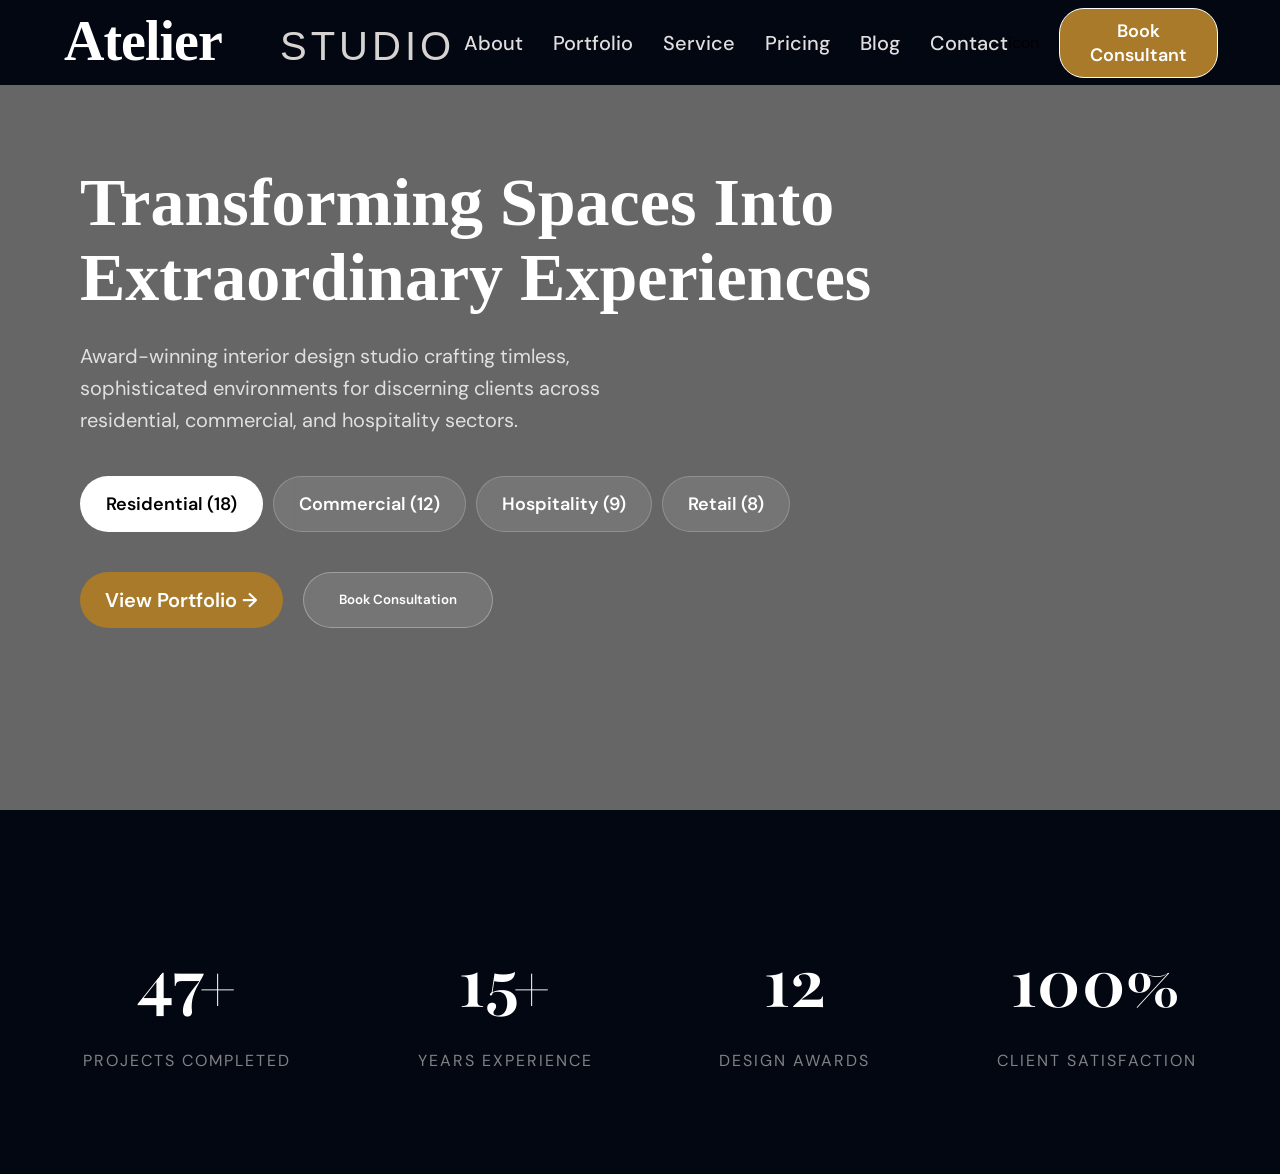
<file: html/index.html>
<!DOCTYPE html>
<html lang="en">
<head>
    <meta charset="UTF-8">
    <meta name="viewport" content="width=device-width, initial-scale=1.0">
    <title>Atelier</title>
    <link rel="stylesheet" href="./css/index.css" />
</head>
<body>

    <!--NAVIGATION-->
    <header class="hero">
        <nav>
            <div class="navigation">
                    <div class="logo" >
                        <img src=".\resource\logo-light (2).svg" alt="logo" />
                    </div>
                <div class="nav_items">
                     <a href="./html/About.html">About</a>
                     <a href="./html/portfolio.html">portfolio</a>
                     <a href="./html/service.html">service</a>
                     <a href="./html/pricing.html">pricing</a>
                     <a href="./html/blog.html">blog</a>
                     <a href="./html/contact.html">contact</a>
                </div>
                <div class="consultant_button">
                   <div>icon</div>
                   <button>Book Consultant</button>
                </div>
            </div>
        </nav>
        
        <div class="hero_content">
            <h1>Transforming Spaces Into <br> Extraordinary Experiences</h1>
            <p>Award-winning interior design studio crafting timless, sophisticated 
               environments for discerning clients across residential, commercial, 
               and hospitality sectors.</p>
        </div>

        <div class="category_tags">
            <button class="tag active">Residential (18)</button>
            <button class="tag">Commercial (12)</button>
            <button class="tag">Hospitality (9)</button>
            <button class="tag">Retail (8)</button>
        </div>

        <div class="cta_buttons">
            <button class="btn_portfolio">View Portfolio &rarr;</button>
            <button class="btn_glass">Book Consultation</button>
        </div>
    </header>

    <section class="stats-container">
        <div class="stat-item">
             <h2>47+</h2>
             <p>PROJECTS COMPLETED</p>
        </div>
        <div class="stat-item">
             <h2>15+</h2>
             <p>YEARS EXPERIENCE</p>
        </div>
        <div class="stat-item">
             <h2>12</h2>
             <p>DESIGN AWARDS</p>
        </div>
        <div class="stat-item">
             <h2>100%</h2>
             <p>CLIENT SATISFACTION</p>
        </div>
    </section>
</body>
</html>
</file>
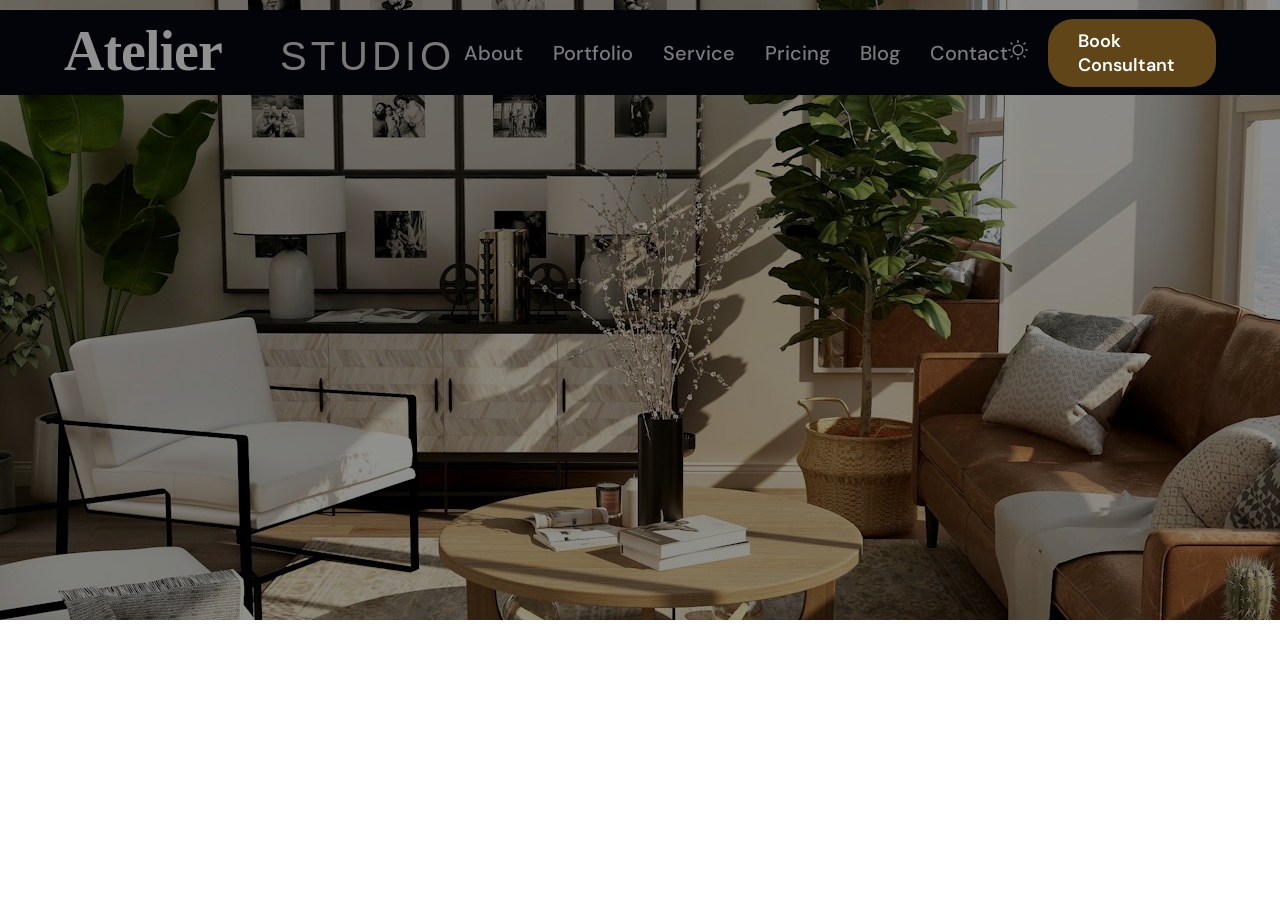
<file: html/About.html>
<!DOCTYPE html>
<html lang="en">
<head>
    <meta charset="UTF-8">
    <meta name="viewport" content="width=device-width, initial-scale=1.0">
    <title>Atelier</title>
    <link rel="stylesheet" href="../css/index.css" />
</head>
<body>

    <!--NAVIGATION-->
    <header class="hero">
        <nav>
            <div class="navigation">
                
                    <div class="logo" >
                        <img src="..\resource\logo-light (2).svg" alt="logo" />
                    </div>
                 <div class="nav_items">
          <a href="./About.html">About</a>
          <a href="./portfolio.html">Portfolio</a>
          <a href="./service.html">Service</a>
          <a href="./pricing.html">Pricing</a>
          <a href="./blog.html">Blog</a>
          <a href="./contact.html">Contact</a>
        </div>
        <div class="consultant_button">
                    
                   <div><svg xmlns="http://www.w3.org/2000/svg" width="20" height="20" viewBox="0 0 20 20"><path fill="currentColor" d="M19 9.199h-.98c-.553 0-1 .359-1 .801c0 .441.447.799 1 .799H19c.552 0 1-.357 1-.799c0-.441-.449-.801-1-.801M10 4.5A5.483 5.483 0 0 0 4.5 10c0 3.051 2.449 5.5 5.5 5.5c3.05 0 5.5-2.449 5.5-5.5S13.049 4.5 10 4.5m0 9.5c-2.211 0-4-1.791-4-4c0-2.211 1.789-4 4-4a4 4 0 0 1 0 8m-7-4c0-.441-.449-.801-1-.801H1c-.553 0-1 .359-1 .801c0 .441.447.799 1 .799h1c.551 0 1-.358 1-.799m7-7c.441 0 .799-.447.799-1V1c0-.553-.358-1-.799-1s-.801.447-.801 1v1c0 .553.359 1 .801 1m0 14c-.442 0-.801.447-.801 1v1c0 .553.359 1 .801 1c.441 0 .799-.447.799-1v-1c0-.553-.358-1-.799-1m7.365-13.234c.391-.391.454-.961.142-1.273s-.883-.248-1.272.143l-.7.699c-.391.391-.454.961-.142 1.273s.883.248 1.273-.143zM3.334 15.533l-.7.701c-.391.391-.454.959-.142 1.271s.883.25 1.272-.141l.7-.699c.391-.391.454-.961.142-1.274s-.883-.247-1.272.142m.431-12.898c-.39-.391-.961-.455-1.273-.143s-.248.883.141 1.274l.7.699c.391.391.96.455 1.272.143s.249-.883-.141-1.273zm11.769 14.031l.7.699c.391.391.96.453 1.272.143c.312-.312.249-.883-.142-1.273l-.699-.699c-.391-.391-.961-.455-1.274-.143s-.248.882.143 1.273"/></svg></div>
                  <div class="button">
                    <div class="button_text">Book Consultant</div>
                    <div class="hov_button"></div>

                  
                </div>
                <div class ="menu">
                   <svg xmlns="http://www.w3.org/2000/svg" width="24" height="24" viewBox="0 0 24 24"><g fill="none" stroke="currentColor" stroke-dasharray="16" stroke-linecap="round" stroke-linejoin="round" stroke-width="2"><path d="M5 5h14"><animate fill="freeze" attributeName="stroke-dashoffset" dur="0.3s" values="16;0"/></path><path stroke-dashoffset="16" d="M5 12h14"><animate fill="freeze" attributeName="stroke-dashoffset" begin="0.3s" dur="0.3s" to="0"/></path><path stroke-dashoffset="16" d="M5 19h14"><animate fill="freeze" attributeName="stroke-dashoffset" begin="0.6s" dur="0.3s" to="0"/></path></g></svg>

                </div>

            </div>
        </nav>
    </body>
</html>
</file>
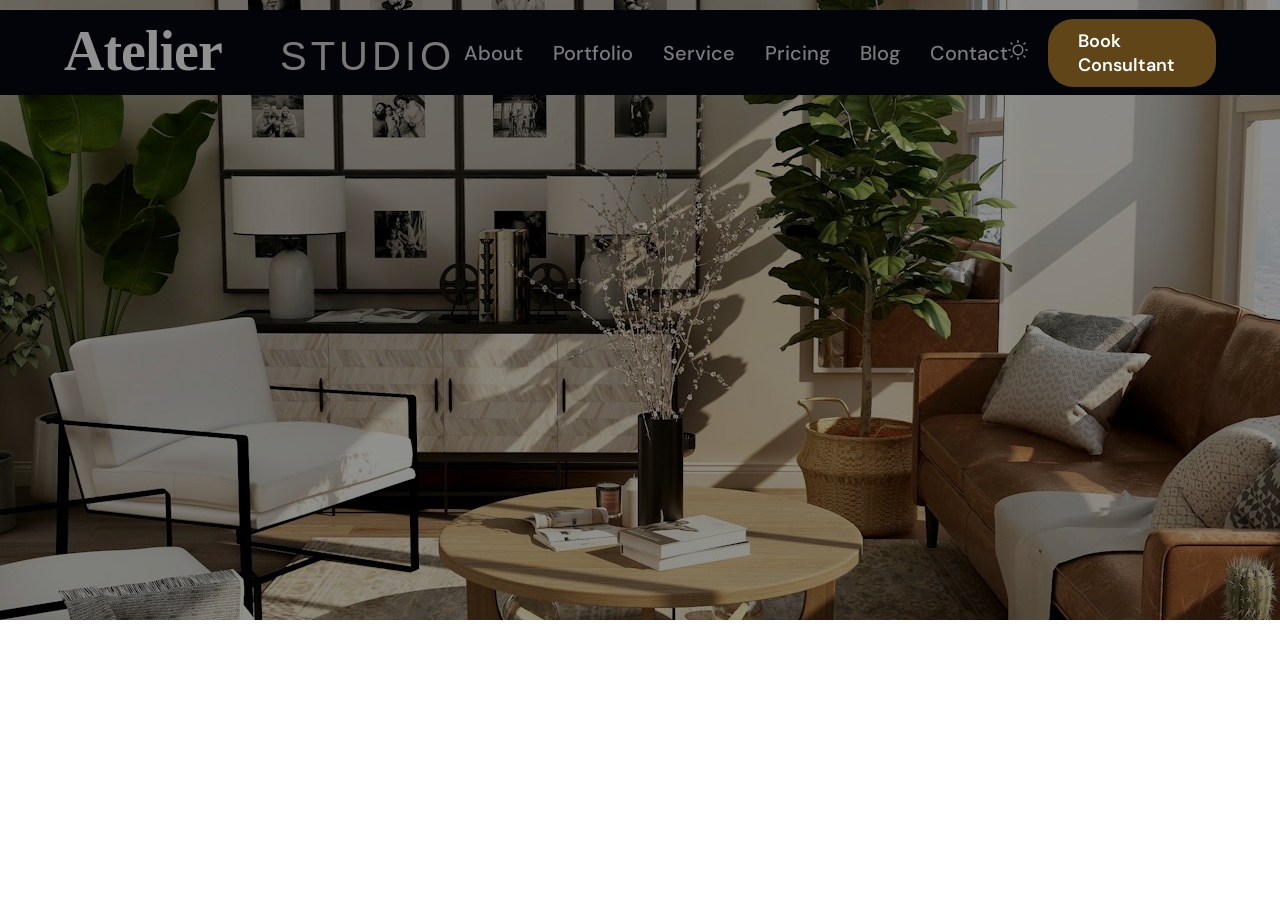
<file: html/blog.html>
<!DOCTYPE html>
<html lang="en">
<head>
    <meta charset="UTF-8">
    <meta name="viewport" content="width=device-width, initial-scale=1.0">
    <title>Atelier</title>
    <link rel="stylesheet" href="../css/index.css" />
</head>
<body>

    <!--NAVIGATION-->
    <header class="hero">
        <nav>
            <div class="navigation">
                
                    <div class="logo" >
                        <img src="..\resource\logo-light (2).svg" alt="logo" />
                    </div>
                 <div class="nav_items">
          <a href="./About.html">About</a>
          <a href="./portfolio.html">Portfolio</a>
          <a href="./service.html">Service</a>
          <a href="./pricing.html">Pricing</a>
          <a href="./blog.html">Blog</a>
          <a href="./contact.html">Contact</a>
        </div>
        <div class="consultant_button">
                    
                   <div><svg xmlns="http://www.w3.org/2000/svg" width="20" height="20" viewBox="0 0 20 20"><path fill="currentColor" d="M19 9.199h-.98c-.553 0-1 .359-1 .801c0 .441.447.799 1 .799H19c.552 0 1-.357 1-.799c0-.441-.449-.801-1-.801M10 4.5A5.483 5.483 0 0 0 4.5 10c0 3.051 2.449 5.5 5.5 5.5c3.05 0 5.5-2.449 5.5-5.5S13.049 4.5 10 4.5m0 9.5c-2.211 0-4-1.791-4-4c0-2.211 1.789-4 4-4a4 4 0 0 1 0 8m-7-4c0-.441-.449-.801-1-.801H1c-.553 0-1 .359-1 .801c0 .441.447.799 1 .799h1c.551 0 1-.358 1-.799m7-7c.441 0 .799-.447.799-1V1c0-.553-.358-1-.799-1s-.801.447-.801 1v1c0 .553.359 1 .801 1m0 14c-.442 0-.801.447-.801 1v1c0 .553.359 1 .801 1c.441 0 .799-.447.799-1v-1c0-.553-.358-1-.799-1m7.365-13.234c.391-.391.454-.961.142-1.273s-.883-.248-1.272.143l-.7.699c-.391.391-.454.961-.142 1.273s.883.248 1.273-.143zM3.334 15.533l-.7.701c-.391.391-.454.959-.142 1.271s.883.25 1.272-.141l.7-.699c.391-.391.454-.961.142-1.274s-.883-.247-1.272.142m.431-12.898c-.39-.391-.961-.455-1.273-.143s-.248.883.141 1.274l.7.699c.391.391.96.455 1.272.143s.249-.883-.141-1.273zm11.769 14.031l.7.699c.391.391.96.453 1.272.143c.312-.312.249-.883-.142-1.273l-.699-.699c-.391-.391-.961-.455-1.274-.143s-.248.882.143 1.273"/></svg></div>
                  <div class="button">
                    <div class="button_text">Book Consultant</div>
                    <div class="hov_button"></div>

                  
                </div>
                <div class ="menu">
                   <svg xmlns="http://www.w3.org/2000/svg" width="24" height="24" viewBox="0 0 24 24"><g fill="none" stroke="currentColor" stroke-dasharray="16" stroke-linecap="round" stroke-linejoin="round" stroke-width="2"><path d="M5 5h14"><animate fill="freeze" attributeName="stroke-dashoffset" dur="0.3s" values="16;0"/></path><path stroke-dashoffset="16" d="M5 12h14"><animate fill="freeze" attributeName="stroke-dashoffset" begin="0.3s" dur="0.3s" to="0"/></path><path stroke-dashoffset="16" d="M5 19h14"><animate fill="freeze" attributeName="stroke-dashoffset" begin="0.6s" dur="0.3s" to="0"/></path></g></svg>

                </div>

            </div>
        </nav>
    </body>
</html>
</file>
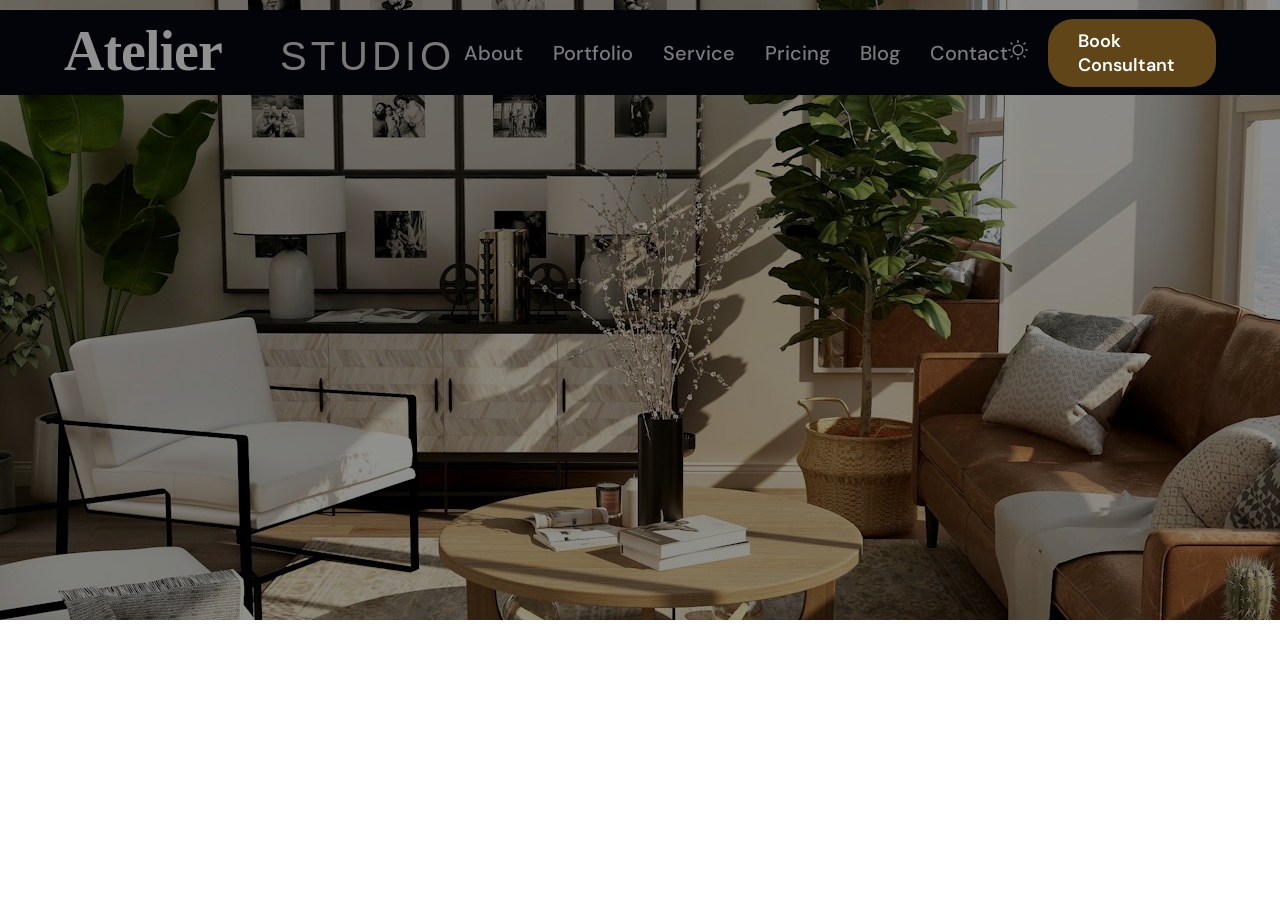
<file: html/consultantion.html>
<!DOCTYPE html>
<html lang="en">
<head>
    <meta charset="UTF-8">
    <meta name="viewport" content="width=device-width, initial-scale=1.0">
    <title>Atelier</title>
    <link rel="stylesheet" href="../css/index.css" />
</head>
<body>

    <!--NAVIGATION-->
    <header class="hero">
        <nav>
            <div class="navigation">
                
                    <div class="logo" >
                        <img src="..\resource\logo-light (2).svg" alt="logo" />
                    </div>
                 <div class="nav_items">
          <a href="./About.html">About</a>
          <a href="./portfolio.html">Portfolio</a>
          <a href="./service.html">Service</a>
          <a href="./pricing.html">Pricing</a>
          <a href="./blog.html">Blog</a>
          <a href="./contact.html">Contact</a>
        </div>
           <div class="consultant_button">
                    
                   <div><svg xmlns="http://www.w3.org/2000/svg" width="20" height="20" viewBox="0 0 20 20"><path fill="currentColor" d="M19 9.199h-.98c-.553 0-1 .359-1 .801c0 .441.447.799 1 .799H19c.552 0 1-.357 1-.799c0-.441-.449-.801-1-.801M10 4.5A5.483 5.483 0 0 0 4.5 10c0 3.051 2.449 5.5 5.5 5.5c3.05 0 5.5-2.449 5.5-5.5S13.049 4.5 10 4.5m0 9.5c-2.211 0-4-1.791-4-4c0-2.211 1.789-4 4-4a4 4 0 0 1 0 8m-7-4c0-.441-.449-.801-1-.801H1c-.553 0-1 .359-1 .801c0 .441.447.799 1 .799h1c.551 0 1-.358 1-.799m7-7c.441 0 .799-.447.799-1V1c0-.553-.358-1-.799-1s-.801.447-.801 1v1c0 .553.359 1 .801 1m0 14c-.442 0-.801.447-.801 1v1c0 .553.359 1 .801 1c.441 0 .799-.447.799-1v-1c0-.553-.358-1-.799-1m7.365-13.234c.391-.391.454-.961.142-1.273s-.883-.248-1.272.143l-.7.699c-.391.391-.454.961-.142 1.273s.883.248 1.273-.143zM3.334 15.533l-.7.701c-.391.391-.454.959-.142 1.271s.883.25 1.272-.141l.7-.699c.391-.391.454-.961.142-1.274s-.883-.247-1.272.142m.431-12.898c-.39-.391-.961-.455-1.273-.143s-.248.883.141 1.274l.7.699c.391.391.96.455 1.272.143s.249-.883-.141-1.273zm11.769 14.031l.7.699c.391.391.96.453 1.272.143c.312-.312.249-.883-.142-1.273l-.699-.699c-.391-.391-.961-.455-1.274-.143s-.248.882.143 1.273"/></svg></div>
                  <div class="button">
                    <div class="button_text">Book Consultant</div>
                    <div class="hov_button"></div>

                  
                </div>
                <div class ="menu">
                   <svg xmlns="http://www.w3.org/2000/svg" width="24" height="24" viewBox="0 0 24 24"><g fill="none" stroke="currentColor" stroke-dasharray="16" stroke-linecap="round" stroke-linejoin="round" stroke-width="2"><path d="M5 5h14"><animate fill="freeze" attributeName="stroke-dashoffset" dur="0.3s" values="16;0"/></path><path stroke-dashoffset="16" d="M5 12h14"><animate fill="freeze" attributeName="stroke-dashoffset" begin="0.3s" dur="0.3s" to="0"/></path><path stroke-dashoffset="16" d="M5 19h14"><animate fill="freeze" attributeName="stroke-dashoffset" begin="0.6s" dur="0.3s" to="0"/></path></g></svg>

                </div>
            </div>
        </nav>
    </body>
</html>
</file>
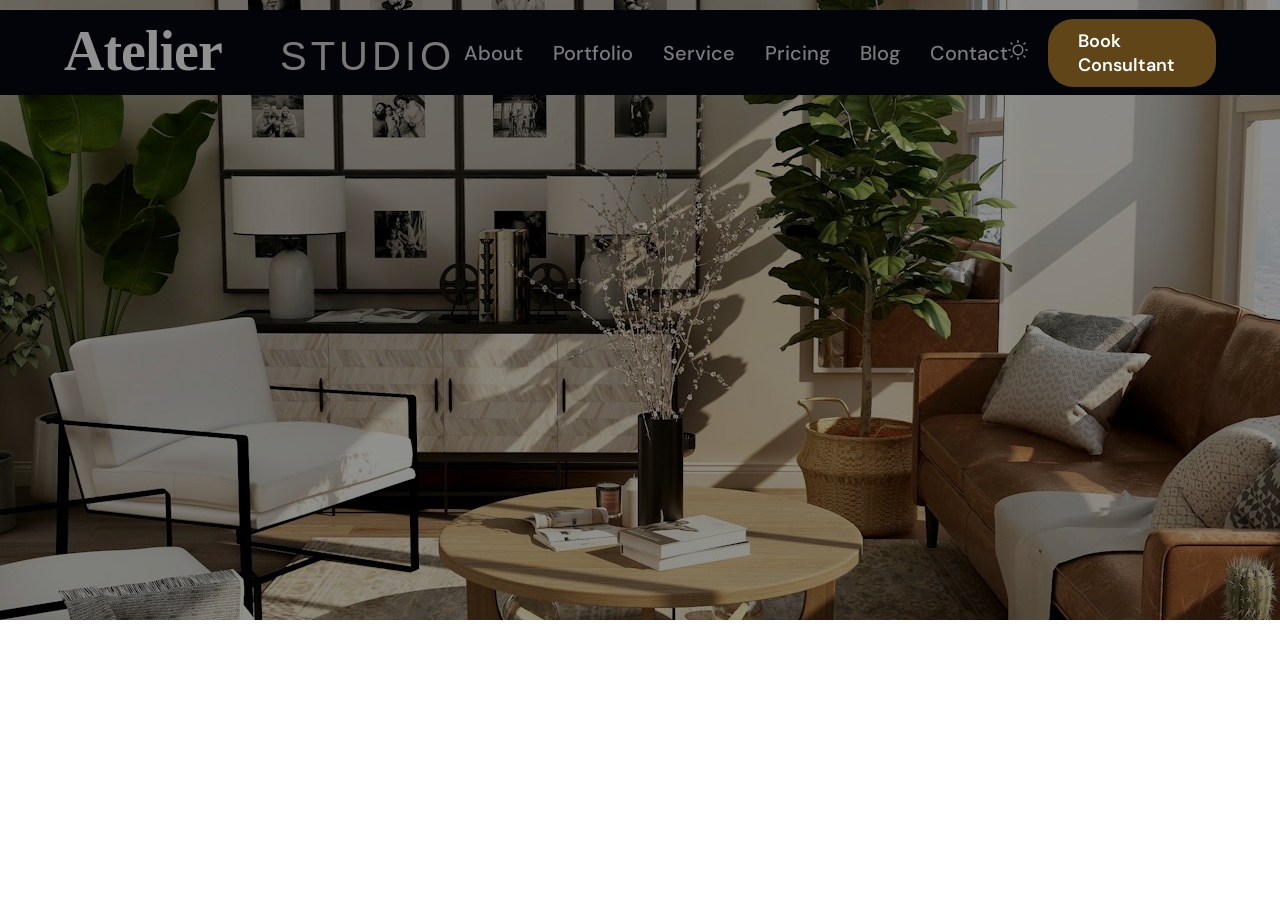
<file: html/contact.html>
<!DOCTYPE html>
<html lang="en">
<head>
    <meta charset="UTF-8">
    <meta name="viewport" content="width=device-width, initial-scale=1.0">
    <title>Atelier</title>
    <link rel="stylesheet" href="../css/index.css" />
</head>
<body>

    <!--NAVIGATION-->
    <header class="hero">
        <nav>
            <div class="navigation">
                
                    <div class="logo" >
                        <img src="..\resource\logo-light (2).svg" alt="logo" />
                    </div>
                 <div class="nav_items">
          <a href="./About.html">About</a>
          <a href="./portfolio.html">Portfolio</a>
          <a href="./service.html">Service</a>
          <a href="./pricing.html">Pricing</a>
          <a href="./blog.html">Blog</a>
          <a href="./contact.html">Contact</a>
        </div>
<div class="consultant_button">
                    
                   <div><svg xmlns="http://www.w3.org/2000/svg" width="20" height="20" viewBox="0 0 20 20"><path fill="currentColor" d="M19 9.199h-.98c-.553 0-1 .359-1 .801c0 .441.447.799 1 .799H19c.552 0 1-.357 1-.799c0-.441-.449-.801-1-.801M10 4.5A5.483 5.483 0 0 0 4.5 10c0 3.051 2.449 5.5 5.5 5.5c3.05 0 5.5-2.449 5.5-5.5S13.049 4.5 10 4.5m0 9.5c-2.211 0-4-1.791-4-4c0-2.211 1.789-4 4-4a4 4 0 0 1 0 8m-7-4c0-.441-.449-.801-1-.801H1c-.553 0-1 .359-1 .801c0 .441.447.799 1 .799h1c.551 0 1-.358 1-.799m7-7c.441 0 .799-.447.799-1V1c0-.553-.358-1-.799-1s-.801.447-.801 1v1c0 .553.359 1 .801 1m0 14c-.442 0-.801.447-.801 1v1c0 .553.359 1 .801 1c.441 0 .799-.447.799-1v-1c0-.553-.358-1-.799-1m7.365-13.234c.391-.391.454-.961.142-1.273s-.883-.248-1.272.143l-.7.699c-.391.391-.454.961-.142 1.273s.883.248 1.273-.143zM3.334 15.533l-.7.701c-.391.391-.454.959-.142 1.271s.883.25 1.272-.141l.7-.699c.391-.391.454-.961.142-1.274s-.883-.247-1.272.142m.431-12.898c-.39-.391-.961-.455-1.273-.143s-.248.883.141 1.274l.7.699c.391.391.96.455 1.272.143s.249-.883-.141-1.273zm11.769 14.031l.7.699c.391.391.96.453 1.272.143c.312-.312.249-.883-.142-1.273l-.699-.699c-.391-.391-.961-.455-1.274-.143s-.248.882.143 1.273"/></svg></div>
                  <div class="button">
                    <div class="button_text">Book Consultant</div>
                    <div class="hov_button"></div>

                  
                </div>
                <div class ="menu">
                   <svg xmlns="http://www.w3.org/2000/svg" width="24" height="24" viewBox="0 0 24 24"><g fill="none" stroke="currentColor" stroke-dasharray="16" stroke-linecap="round" stroke-linejoin="round" stroke-width="2"><path d="M5 5h14"><animate fill="freeze" attributeName="stroke-dashoffset" dur="0.3s" values="16;0"/></path><path stroke-dashoffset="16" d="M5 12h14"><animate fill="freeze" attributeName="stroke-dashoffset" begin="0.3s" dur="0.3s" to="0"/></path><path stroke-dashoffset="16" d="M5 19h14"><animate fill="freeze" attributeName="stroke-dashoffset" begin="0.6s" dur="0.3s" to="0"/></path></g></svg>

                </div>
            </div>
        </nav>
    </body>
</html>
</file>
<file: html/css/index.css>
@import url('https://fonts.googleapis.com/css2?family=DM+Sans:ital,opsz,wght@0,9..40,100..1000;1,9..40,100..1000&display=swap');
@import url('https://fonts.googleapis.com/css2?family=Playfair:ital,opsz,wght@0,5..1200,300..900;1,5..1200,300..900&display=swap');

*{
    font-family: "DM Sans", sans-serif;
}
body{
    margin: 0px;
    padding: 0px;
}
nav{
    background-color:#030712;
}

.navigation{
    width: 90%;
    margin: 0px auto;
    display: flex;
    justify-content: space-between;
}
.logo img{
    height: 80px;
    width: fit-content;
    /* aspect-ratio: square; */
}

.nav_items{
    display: flex;
    align-items: center;
    gap: 30px;
}
.nav_items a{
    color:rgb(224, 222, 222);
    text-decoration: none;
    text-transform: capitalize;
    font-size: 20px;
    font-weight: 500;
}

.consultant_button{
    display: flex;
    gap:20px;
    align-items: center;
}
.consultant_button button{
    border: none;
    padding: 10px 30px;
    border-radius: 25px;
    font-size: 18px;
    font-weight: 600;
    background-color: #A87A2A;
    border: 1px solid;
    color: white;
}

/* THE BACKGROUND IMAGE SECTION */
.hero{
    height:90vh;
    width:100%;
    background: linear-gradient(rgba(0, 0, 0, 0.6), rgba(0, 0, 0, 0.6)),
                url("https://images.unsplash.com/photo-1600210492486-724fe5c67fb0?w=1920&h=1080&fit=crop&q=80");
    background-size: cover;
    background-position: center;
    flex-direction: column;
}

/* HERO CONTENT */
.hero_content {
    margin-top: 80px;
    padding-left: 80px;
    max-width: 900px;
}
h1 {
    font-family: 'Playfair Display', serif;
    font-size: 68px;
    line-height: 1.1;
    margin-bottom: 25px;
    color: white;
}
p {
    font-size: 20px;
    line-height: 1.6;
    opacity: 0.8;
    max-width: 600px;
    margin-bottom: 40px;
    color:white;
}

/* CATEGORY TAGS (Glass Effect) */
.category_tags {
    display: flex;
    gap: 10px;
    margin-bottom: 40px;
    padding-left: 80px;
}

.tag {
    background: rgba(255, 255, 255, 0.1);
    backdrop-filter: blur(10px);
    border: 1px solid rgba(255, 255, 255, 0.2);
    color: white;
    padding: 15px 25px;
    border-radius: 30px;
    cursor: pointer;
    font-size:18px;
    font-weight: 600;
}

.tag.active {
    background: white;
    color: black;
}

/* BOTTOM BUTTONS */
.cta_buttons {
    display: flex;
    gap: 20px;
    padding-left: 80px;
}

.btn_portfolio {
    background: #A87A2A;
    border: none;
    padding: 15px 25px;
    border-radius: 30px;
    color: white;
    font-weight: 600;
    cursor: pointer;
    font-size: 20px;
}

.btn_glass {
    background: rgba(255, 255, 255, 0.1);
    backdrop-filter: blur(10px);
    border: 1px solid rgba(255, 255, 255, 0.3);
    padding: 18px 35px;
    border-radius: 30px;
    color: white;
    font-weight: 600;
    cursor: pointer;
}

.stats-container {
    background-color: #030712; 
    color: white;
    padding: 60px 20px;
    display: flex;
    justify-content: space-around; /* Distributes items evenly */
    align-items: center;
    text-align: center;
}

.stat-item h2 {
    font-size: 5rem;
    margin-bottom: 10px;
    font-weight: bold;
    font-family: "Playfair", serif; 
}

.stat-item p {
    font-size: 1rem;
    letter-spacing: 2px; /* Gives it that clean, modern look */
    color: #a0a0a0; /* Slightly faded text for the sub-label */
    text-transform: uppercase;
}

/* Mobile Responsive: */
@media (max-width: 768px) {
    .stats-container {
        flex-direction: column;
        gap: 40px;
    }
}
.page_header{
    background-color: #1b1715;
    color: white;
    text-align: center;
    padding: 120px 20px;
}

.page_header h1{
    font-family: Georgia, serif;
    font-size: 55px;
    margin-bottom: 20px;
}

.page_header p{
    max-width: 700px;
    margin: 0 auto 30px;
    font-size: 20px;
    line-height: 1.5;
}

.page_header div{
    font-size: 16px;
}

.badge{
    display: inline-block;
    background-color: #4b4b4b;
    color: white;
    padding: 8px 18px;
    border-radius: 20px;
    margin-bottom: 25px;
}
</file>
<file: css/index.css>
@import url('https://fonts.googleapis.com/css2?family=DM+Sans:ital,opsz,wght@0,9..40,100..1000;1,9..40,100..1000&display=swap');
@import url('https://fonts.googleapis.com/css2?family=Playfair:ital,opsz,wght@0,5..1200,300..900;1,5..1200,300..900&display=swap');
:root{
    --primary-color:#030712;
    --color-white: rgb(219, 217, 217);
    --secondary-color:#A87A2A;
}
*{
    font-family: "DM Sans", sans-serif;
}
body{
    margin: 0px;
    padding: 0px;
}
nav{
    background-color:#030712;
}

.navigation{
    width: 90%;
    margin: 0px auto;
    display: flex;
    justify-content: space-between;
}
.logo img{
    height: 80px;
    width: fit-content;
    /* aspect-ratio: square; */
}

.nav_items{
    display: flex;
    align-items: center;
    gap: 30px;
}
.nav_items a{
    color:rgb(219, 217, 217);
    text-decoration: none;
    text-transform: capitalize;
    font-size: 20px;
    font-weight: 500;
}
.consultant_button div svg{
    color: rgb(219, 217, 217) !important;
}

.consultant_button{
    display: flex;
    gap:20px;
    align-items: center;
}
.consultant_button .button{
    border: none;
    padding: 10px 30px;
    border-radius: 25px;
    font-size: 18px;
    font-weight: 600;
    background-color: #A87A2A;
    color: white;
    position:relative;
    overflow:clip;
    transition: all .3s ease-in-out;
}
.consultant_button .button .button_text {
   position: relative;
   top: 0px;
   left: 0px;
   z-index: 1;
}
.consultant_button .button .hov_button{
    background-color: red;
    height:100%;
    width:0%;
    position: absolute;
    top: 0px;
    left: 0px;
    content:"";
    contain:"";
    transition: all .3s ease-in-out;
}
.consultant_button .button:hover{
    color: #A87A2A;
}
.consultant_button .button:hover .hov_button{
    width:100%;
}
.menu{
    display:none;
}


/* HERO SECTION */
.hero{
    width:100%;
    height:600px;
    /* background-color: green; */
    padding:10px 0px;
    background-image: url("../resource/photo-1600210492486-724fe5c67fb0.jpg");
    background-position: center center;
    position: relative;

}
.hero::after{
    height: 100%;
    width:100%;
    contain:"";
    content:"";
    position:absolute;
    top:0px;
    left: 0px;
    background-color: rgba(0,0,0,0.434);


}
.hero_top{
    display:flex;
    gap:10px;
    align-items: center;
    color:white;
    background-color: rgba(255, 255, 255, 0.213);
    width: fit-content;
    border-radius: 20px;
    padding: 10px 30px;
    text-transform: capitalize;
    font-weight: 600;
    font-size: 14px;

}
.hero_top svg{
    color:#A87A2A !important;
}

.hero_body{
    width: 90%;
    height:100%;
    margin:0px auto;
    display: flex;
    flex-direction: column;
    justify-content: center;
    gap:30px;
    position:relative;
    z-index: 1;
    
}
.hero_title{
    font-family: "Playfair", serif;
    font-size:48px;
    font-weight: 600;
    width: 35%;
    color: white;
}
.hero_description{
    width:40%;
    font-weight:600;
    font-size: 20px;
    color: var(--color-white);
}


.hero_button{
    display: flex;
    gap: 10px;
    align-items: center;
    padding:10px 30px;
    border-radius:30px;
}
.hero_button .second{
    padding: 10px 30px;
    border: none;
    border-radius: 30px;
    background-color:  rgb(219, 217, 217);
    backdrop-filter:blur(20px);
    -webkit-backdrop-filter: blur(20px);
    font-size: 16px;
    font-weight: 700;
}
.hero_button .primary{
    background-color: #A87A2A;
    backdrop-filter: blur(0px) !important;
    -webkit-backdrop-filter: blur(0px) !important;
    font-size: 16px;
    font-weight: 700;
    color: rgb(219, 217, 217);
    text-transform: capitalize;
    display:flex;
    align-items: center;
    gap:30px;
    border-radius: 30px;
    padding: 10px 30px;
}
.hero_cta{
    display: flex;
    gap:10px;
    align-items: center;
    
}
.hero_cta div{
    padding:15px 30px;
    border-radius: 30px;
    font-size: 14px;
    font-weight: 600;
    background-color: rgb(219, 217, 217) ;
    position: relative;
    overflow: clip;
}
.hero_cta div p{
    position: relative;
    z-index: 1;
    margin: 0px;
    padding:0px;
}
.hero_cta div::after{
    position: absolute;
    height:100%;
    background-color: white;
    content:"";
    top:0px;
    left:0px;
    contain:"";
    /* z-index: -1; */
    filter: blur(50px);
}
.hero_cta div:first-child{
    background-color: #A87A2A;
    color: rgb(219, 217, 217);
}
.primary svg{
    height:20px !important;
    width:20px !important;
}

.cta{
    background-color: var(--primary-color);
    padding:20px 0px;
    color:var(--color-white);  
    font-family: "Playfair Display", serif;
}
.cta_body{
    width:90%;
    margin:0px auto;
    display:grid;
    grid-template-columns: 1fr 1fr 1fr 1fr;
    font-size:30px;
    font-weight:600;
}
.cta_content{
    display: flex;
    flex-direction: column;
    justify-content: center;
    align-items: center;
    font-family: "Playfair Display", serif;
}


/* MEDIA QUERY */
@media(max-width:480px){
    navigation{
    padding: 12px 0px;
}
.logo img{
    height: 30px;
}
.nav_items{
    display: none;
}
.consultant_button{
    display: none;
}
.menu{
    display:block;
    color: rgb(219, 217, 217);
    cursor:pointer;
}
}
</file>
